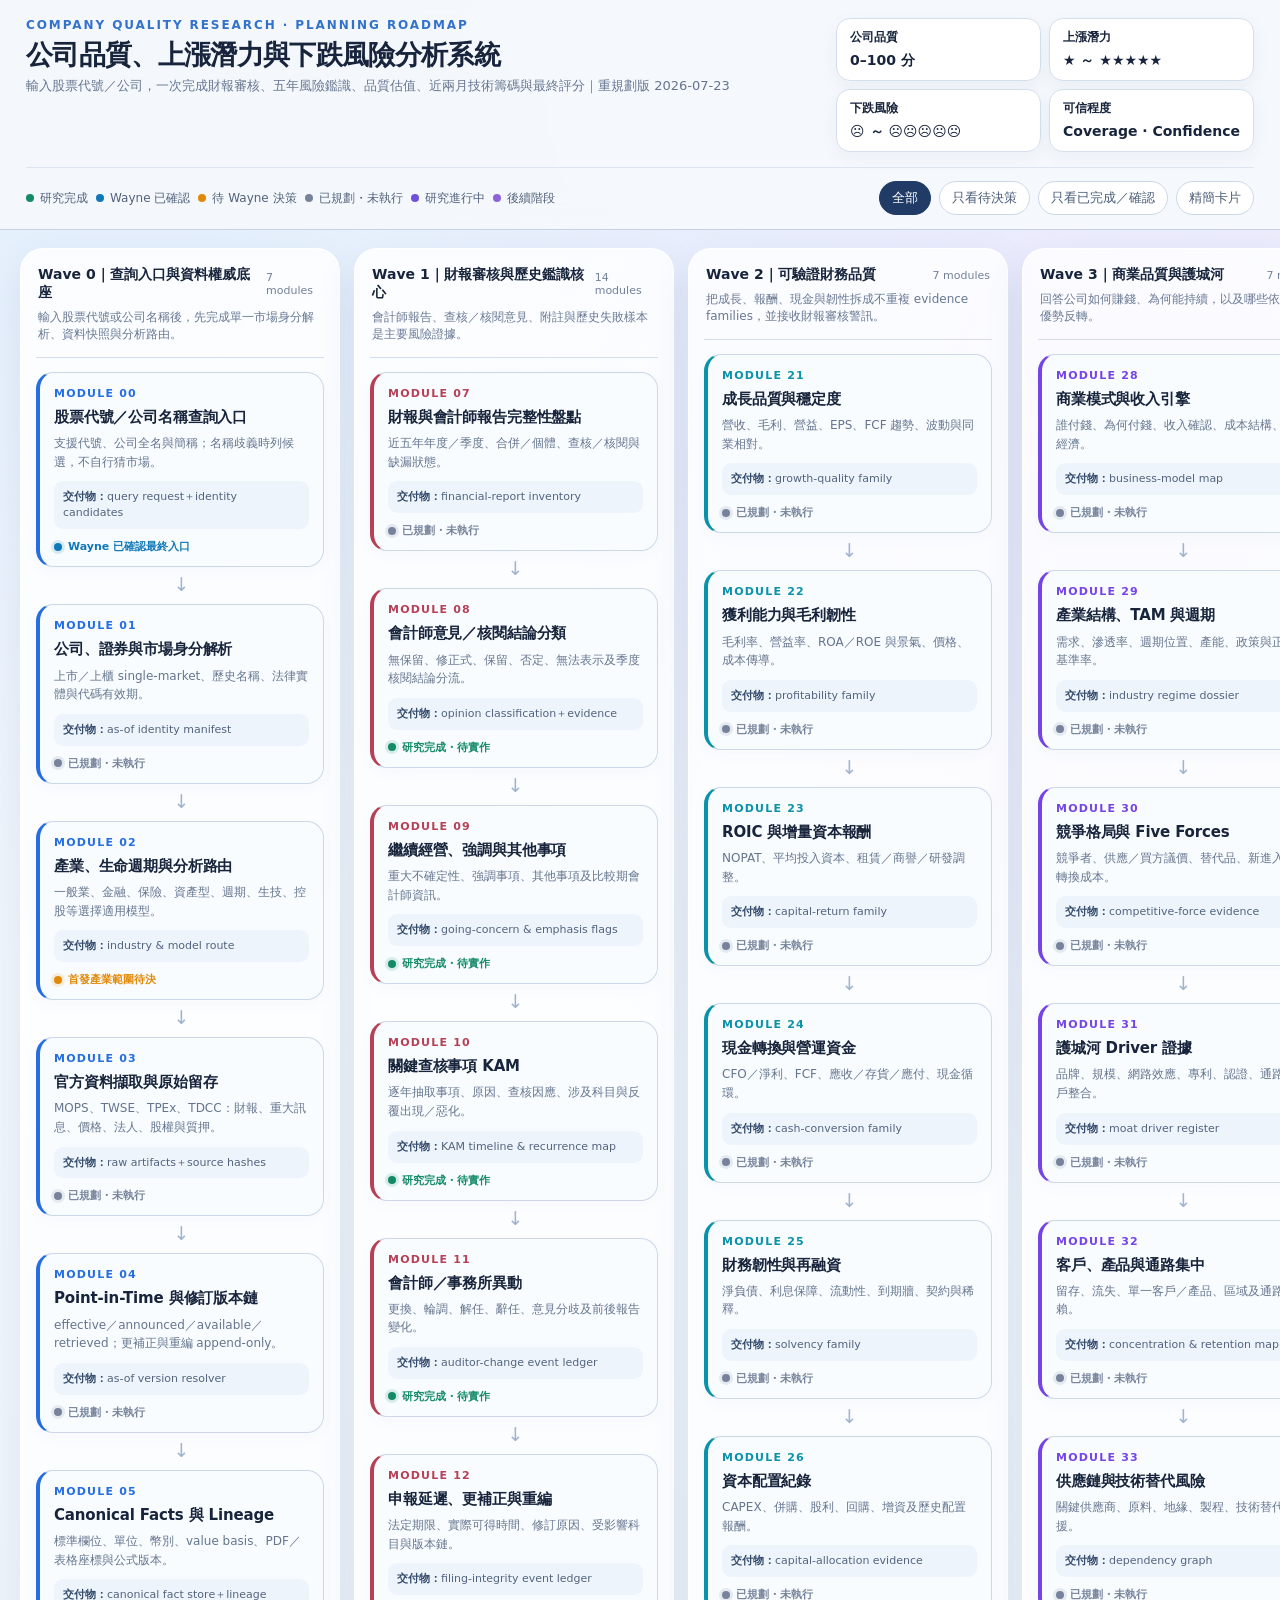
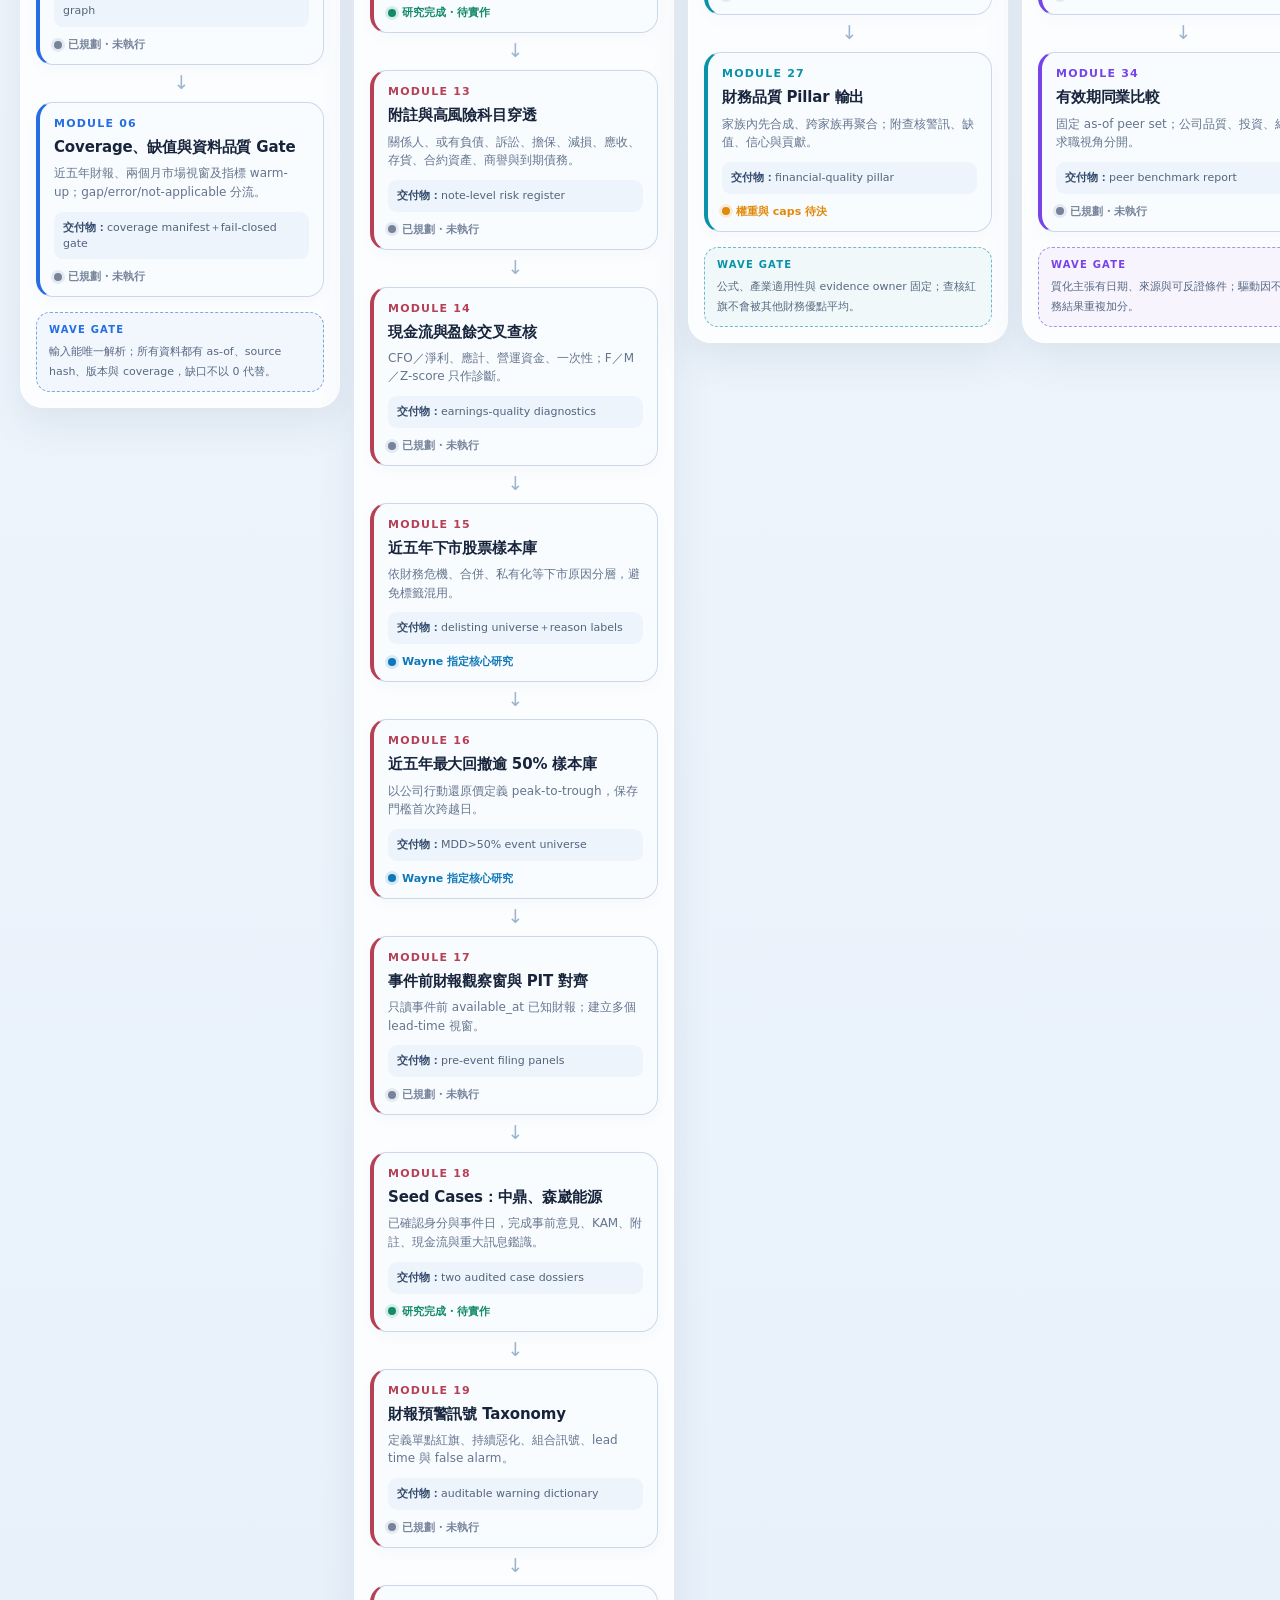
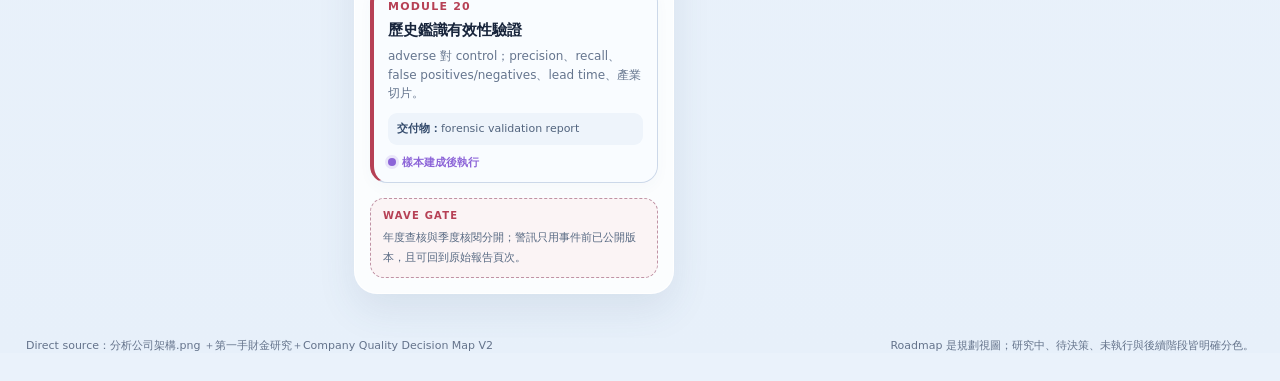
<file: docs/roadmap/company-quality-roadmap.html>
<!doctype html>
<html lang="zh-Hant">
<head>
  <meta charset="utf-8">
  <meta name="viewport" content="width=device-width, initial-scale=1">
  <title>Company Quality Research Roadmap</title>
  <style>
    :root {
      --ink:#17243b; --muted:#66758f; --line:#cbd7e8; --bg:#eaf2fb;
      --panel:rgba(255,255,255,.82); --card:#f8fbff;
      --done:#138a68; --confirmed:#0f78b8; --decision:#e18a09; --planned:#76839b; --later:#8c64d8;
      --shadow:0 16px 38px rgba(59,85,120,.10);
    }
    *{box-sizing:border-box}
    html{background:var(--bg); color:var(--ink); font-family:Inter,"Noto Sans TC","Microsoft JhengHei",system-ui,sans-serif}
    body{margin:0; min-width:1180px; background:
      radial-gradient(circle at 10% 0%,rgba(87,154,255,.12),transparent 26%),
      radial-gradient(circle at 90% 12%,rgba(135,91,255,.10),transparent 24%),
      linear-gradient(180deg,#f4f8fd 0,#e7f0fa 100%)}
    .topbar{position:sticky;top:0;z-index:20;background:rgba(246,249,253,.92);backdrop-filter:blur(16px);border-bottom:1px solid rgba(173,190,213,.65)}
    .top-inner{max-width:2600px;margin:auto;padding:18px 26px 14px}
    .headline{display:flex;align-items:flex-end;justify-content:space-between;gap:30px}
    .eyebrow{font-size:12px;letter-spacing:.16em;font-weight:800;color:#3372cc;text-transform:uppercase;margin-bottom:7px}
    h1{font-size:27px;line-height:1.15;margin:0;letter-spacing:-.025em}
    .subtitle{color:var(--muted);font-size:13px;margin-top:7px}
    .outputs{display:flex;gap:8px;align-items:stretch}
    .output{min-width:145px;padding:10px 13px;border:1px solid #d4dfed;border-radius:14px;background:#fff;box-shadow:0 5px 18px rgba(45,70,105,.05)}
    .output b{display:block;font-size:12px;margin-bottom:4px}.output span{font-size:14px;font-weight:850}
    .toolbar{display:flex;align-items:center;justify-content:space-between;gap:20px;margin-top:15px;padding-top:13px;border-top:1px solid #dce5f0}
    .legend,.filters{display:flex;flex-wrap:wrap;gap:8px;align-items:center}
    .legend-item{font-size:12px;color:#52617a;display:flex;align-items:center;gap:6px}.dot{width:8px;height:8px;border-radius:50%}
    button{border:1px solid #ccd8e8;background:#fff;color:#4a5d78;border-radius:999px;padding:7px 12px;font:700 12px inherit;cursor:pointer}
    button:hover,button.active{background:#203c66;border-color:#203c66;color:#fff}
    .board-wrap{overflow-x:auto;padding:18px 20px 44px}
    .board{display:grid;grid-template-columns:repeat(9,340px);gap:14px;width:max-content;margin:0 auto;align-items:start}
    .wave{--accent:#2876df;background:var(--panel);border:1px solid rgba(255,255,255,.9);border-radius:23px;padding:15px;box-shadow:var(--shadow);min-height:600px}
    .wave-head{padding:2px 2px 13px;margin-bottom:14px;border-bottom:1px solid #d5dfeb}
    .wave-top{display:flex;justify-content:space-between;align-items:center;gap:8px}
    .wave-kicker{font-weight:900;font-size:14px}.wave-count{font-size:11px;color:#72819a}
    .wave-purpose{margin-top:7px;color:#687892;font-size:12px;line-height:1.45;min-height:35px}
    .module{position:relative;border:1px solid #ccd8e9;border-left:4px solid var(--accent);border-radius:17px;background:rgba(249,252,255,.97);padding:14px 14px 12px;margin-bottom:37px;box-shadow:0 5px 14px rgba(57,82,115,.03);transition:.18s ease}
    .module:hover{transform:translateY(-2px);box-shadow:0 10px 22px rgba(55,82,120,.10)}
    .module:not(:last-child)::after{content:"↓";position:absolute;left:calc(50% - 8px);bottom:-29px;color:#9eb4d0;font-size:19px;font-weight:500}
    .module:last-child{margin-bottom:1px}
    .module-id{font-size:11px;letter-spacing:.11em;font-weight:900;color:var(--accent);text-transform:uppercase}
    .module h2{font-size:15px;line-height:1.35;margin:7px 0 7px;letter-spacing:-.01em}
    .module p{font-size:12px;line-height:1.55;color:#65758e;margin:0 0 10px}
    .deliverable{font-size:11px;line-height:1.45;padding:8px 9px;background:#eef4fb;border-radius:9px;color:#52647e;margin-bottom:10px}
    .deliverable b{color:#344b6c}
    .status{display:flex;align-items:center;gap:6px;font-size:11px;font-weight:850}
    .status::before{content:"";width:8px;height:8px;border-radius:50%;background:currentColor;box-shadow:0 0 0 3px color-mix(in srgb,currentColor 15%,transparent)}
    .status.done{color:var(--done)} .status.confirmed{color:var(--confirmed)} .status.decision{color:var(--decision)} .status.planned{color:var(--planned)} .status.later{color:var(--later)} .status.researching{color:#6f50d8}
    .gate{margin-top:15px;border:1px dashed color-mix(in srgb,var(--accent) 45%,#c9d5e5);background:color-mix(in srgb,var(--accent) 6%,#fff);border-radius:14px;padding:11px 12px}
    .gate b{display:block;font-size:10px;letter-spacing:.12em;color:var(--accent);margin-bottom:5px}.gate span{font-size:11px;line-height:1.45;color:#576982}
    .wave[data-wave="0"]{--accent:#246de3}.wave[data-wave="1"]{--accent:#b64055}.wave[data-wave="2"]{--accent:#0992a9}.wave[data-wave="3"]{--accent:#7544e8}.wave[data-wave="4"]{--accent:#d36b05}.wave[data-wave="5"]{--accent:#c23c56}.wave[data-wave="6"]{--accent:#13845f}.wave[data-wave="7"]{--accent:#9855c9}.wave[data-wave="8"]{--accent:#2d5db7}
    .hidden{display:none!important}
    .footer{max-width:2560px;margin:0 auto 28px;padding:0 26px;color:#64738b;font-size:11px;display:flex;justify-content:space-between;gap:20px}
    @media(max-width:1400px){.headline{align-items:flex-start}.outputs{display:grid;grid-template-columns:repeat(2,1fr)}.board{grid-template-columns:repeat(9,320px)}}
    @media print{.topbar{position:static}.toolbar{display:none}.board-wrap{overflow:visible}.board{transform-origin:top left}.module:hover{transform:none}.footer{display:none}}
  </style>
</head>
<body>
  <header class="topbar">
    <div class="top-inner">
      <div class="headline">
        <div>
          <div class="eyebrow">Company Quality Research · Planning Roadmap</div>
          <h1>公司品質、上漲潛力與下跌風險分析系統</h1>
          <div class="subtitle">輸入股票代號／公司，一次完成財報審核、五年風險鑑識、品質估值、近兩月技術籌碼與最終評分｜重規劃版 2026-07-23</div>
        </div>
        <div class="outputs" aria-label="最終輸出">
          <div class="output"><b>公司品質</b><span>0–100 分</span></div>
          <div class="output"><b>上漲潛力</b><span>★ ～ ★★★★★</span></div>
          <div class="output"><b>下跌風險</b><span>☹ ～ ☹☹☹☹☹</span></div>
          <div class="output"><b>可信程度</b><span>Coverage · Confidence</span></div>
        </div>
      </div>
      <div class="toolbar">
        <div class="legend">
          <span class="legend-item"><i class="dot" style="background:var(--done)"></i>研究完成</span>
          <span class="legend-item"><i class="dot" style="background:var(--confirmed)"></i>Wayne 已確認</span>
          <span class="legend-item"><i class="dot" style="background:var(--decision)"></i>待 Wayne 決策</span>
          <span class="legend-item"><i class="dot" style="background:var(--planned)"></i>已規劃・未執行</span>
          <span class="legend-item"><i class="dot" style="background:#6f50d8"></i>研究進行中</span>
          <span class="legend-item"><i class="dot" style="background:var(--later)"></i>後續階段</span>
        </div>
        <div class="filters" aria-label="顯示篩選">
          <button class="active" data-filter="all">全部</button>
          <button data-filter="decision">只看待決策</button>
          <button data-filter="done">只看已完成／確認</button>
          <button id="compact">精簡卡片</button>
        </div>
      </div>
    </div>
  </header>

  <main class="board-wrap"><section id="board" class="board" aria-label="公司分析 Roadmap"></section></main>
  <footer class="footer"><span>Direct source：分析公司架構.png ＋第一手財金研究＋Company Quality Decision Map V2</span><span>Roadmap 是規劃視圖；研究中、待決策、未執行與後續階段皆明確分色。</span></footer>

<script src="company-quality-roadmap-v2-data.js"></script>
<script>
const legacyWaves = [
 {id:0,title:'資料權威與研究底座',purpose:'先確保公司、時間、來源與每個數字都可追溯，避免在錯資料上做精密分析。',gate:'所有採用事實皆可重建「當時可知版本」，缺口不以 0 或方便 proxy 代替。',modules:[
  ['00','研究方法與來源權威','Piotroski／Beneish／Altman、估值、風險、台灣官方端點與 PIT 契約。','三份 research authority 文件','done','研究完成'],
  ['01','輸出語意與分析期限','區分公司品質、上漲潛力、下跌風險與信心；主期限暫定 24 個月。','領域詞彙、outcome 與 horizon 決策','decision','部分待 Wayne 確認'],
  ['02','公司身分、同業與產業路由','上市／上櫃 single-market 身分、歷史名稱、法律實體、生命週期與有效同業。','as-of identity 與 peer-set manifest','planned','已規劃・未執行'],
  ['03','官方資料擷取與原始留存','MOPS、TWSE、TPEx 財報、月營收、重大訊息、法說、股價、估值與公司行動。','raw artifacts＋source hash','planned','已規劃・未執行'],
  ['04','Point-in-Time 與修訂版本鏈','effective／announced／available／retrieved 時間；原申報、更正與重編 append-only。','as-of version resolver','planned','已規劃・未執行'],
  ['05','Canonical Facts 與 Lineage','標準欄位、單位、幣別、value basis、來源表格座標及公式版本。','canonical fact store＋lineage graph','planned','已規劃・未執行'],
  ['06','Coverage 與資料品質 Gate','近 5 年指定公司 20 個已發布季度；gap、error、not-applicable 分流。','coverage manifest＋fail-closed gate','planned','已規劃・未執行']
 ]},
 {id:1,title:'可驗證財務品質',purpose:'把成長、報酬、現金與脆弱性拆成不重複的 evidence families。',gate:'公式、產業適用性與 evidence owner 固定；所有衍生數值能回到原始 fact。',modules:[
  ['07','成長品質與穩定度','營收、毛利、營益、EPS、FCF 的趨勢、YoY／QoQ、波動與同業相對。','growth-quality family','planned','已規劃・未執行'],
  ['08','獲利能力與毛利韌性','毛利率、營益率、ROA／ROE 與景氣、價格、成本傳導拆解。','profitability family','planned','已規劃・未執行'],
  ['09','ROIC 與增量資本報酬','NOPAT、平均投入資本、租賃／商譽／研發調整，reported 與 adjusted 並列。','capital-return family','planned','已規劃・未執行'],
  ['10','現金轉換與營運資金','CFO／淨利、FCF、應收／存貨／應付、現金循環與維持性投資負擔。','cash-conversion family','planned','已規劃・未執行'],
  ['11','財務韌性與再融資','淨負債、利息保障、流動性、到期牆、契約、浮息與潛在稀釋。','solvency family','planned','已規劃・未執行'],
  ['12','盈餘品質與財報警示','應計、一次性、重編、關係人；F／M／Z-score 作診斷，不機械疊加。','reporting-risk flags','planned','已規劃・未執行'],
  ['13','資本配置紀錄','CAPEX、併購、股利、回購、增資與管理層歷史配置報酬。','capital-allocation evidence','planned','已規劃・未執行']
 ]},
 {id:2,title:'商業品質與護城河',purpose:'回答公司如何賺錢、為何能持續，以及哪些依賴會讓優勢反轉。',gate:'質化主張有日期、來源與可反證條件；驅動因不與財務結果重複加分。',modules:[
  ['14','商業模式與收入引擎','誰付錢、為何付錢、收入確認、成本結構、單位經濟與可擴張性。','business-model map','planned','已規劃・未執行'],
  ['15','產業結構、TAM 與週期','需求驅動、滲透率、週期位置、產能、政策與正常化基準率。','industry regime dossier','planned','已規劃・未執行'],
  ['16','競爭格局與 Five Forces','競爭者、供應商／買方議價、替代品、新進入者與轉換成本。','competitive-force evidence','planned','已規劃・未執行'],
  ['17','護城河 Driver 證據','品牌、規模、網路效應、專利、認證、通路與客戶整合深度。','moat driver register','planned','已規劃・未執行'],
  ['18','客戶、產品與通路集中','留存、流失、單一客戶／產品、區域與通路依賴及訂單品質。','concentration & retention map','planned','已規劃・未執行'],
  ['19','供應鏈與替代風險','關鍵供應商、原料、地緣、製程、技術替代與備援能力。','dependency graph','planned','已規劃・未執行'],
  ['20','有效期同業比較','固定 as-of peer set；公司品質、投資、經營及求職四種視角分開。','peer benchmark report','planned','已規劃・未執行']
 ]},
 {id:3,title:'治理、人與適應能力',purpose:'評估誰在分配資本、組織是否可信，以及公司能否持續學習與轉型。',gate:'觀察事實、推論與分析師判斷分層；治理紅旗不能被普通優點掩蓋。',modules:[
  ['21','控制權、董事會與關係人','股權控制、獨立性、關係人交易、質押、利益衝突與法遵。','governance evidence register','planned','已規劃・未執行'],
  ['22','管理層可信度與執行紀錄','歷次 guidance、法說承諾、策略目標與實際達成率。','commitment-to-outcome ledger','planned','已規劃・未執行'],
  ['23','誘因與股東利益一致性','薪酬、持股、稀釋、回購、短期 KPI 與長期價值創造。','incentive alignment review','planned','已規劃・未執行'],
  ['24','接班與關鍵人風險','創辦人依賴、權責梯隊、接班計畫與單點人才風險。','succession & key-person map','planned','已規劃・未執行'],
  ['25','員工、文化與營運品質','留才、工時、工安、公平與學習能力；資料不足時明示低信心。','people-quality evidence','planned','已規劃・未執行'],
  ['26','創新、研發與技術韌性','研發效率、產品管線、IP、人才、數位能力與技術替代／復原。','innovation & adaptability scorecard','planned','已規劃・未執行']
 ]},
 {id:4,title:'下跌風險與壓力測試',purpose:'用三個可見分項合成哭臉，並保留重大風險 floor／veto。',gate:'每個風險有 exposure、transmission、buffer、severity、trigger，且未在估值中重複計算。',modules:[
  ['27','風險分類與 Risk Register','營運、財務、會計、治理、法規、訴訟、地緣、技術、估值與模型風險。','versioned risk register','planned','已規劃・未執行'],
  ['28','最大回撤脆弱度','固定 24 個月的價格與相對回撤，區分可逆波動、流動性與結構性壓力。','drawdown sub-rating','confirmed','三構面之一・已確認'],
  ['29','永久性資本損失脆弱度','價值毀損、過度槓桿、稀釋、資產減損與無法恢復的基本面惡化。','permanent-loss sub-rating','confirmed','三構面之一・已確認'],
  ['30','重大負面事件脆弱度','違約、查核／舞弊、關鍵客戶、監管、訴訟、事故與技術淘汰事件。','adverse-event sub-rating','confirmed','三構面之一・已確認'],
  ['31','Bear／Base／Bull 壓力情境','需求、毛利、匯率、利率、原料、客戶流失、產能與再融資的一致情境。','stress scenario pack','planned','已規劃・未執行'],
  ['32','Critical Risk Floors／Veto','繼續經營、迫近流動性、重大舞弊／查核問題可設最低哭臉、封頂或不評等。','critical-risk policy','decision','待 Wayne 確認細則'],
  ['33','三構面哭臉合成','加權 composite＋重大風險 floor／veto；三個分項仍須分別顯示。','☹ ～ ☹☹☹☹☹','decision','聚合原則暫定・權重待決']
 ]},
 {id:5,title:'估值、市場預期與五星',purpose:'先保留各種估值證據，再將價格位置壓縮為可稽核的 ordinal 星級。',gate:'不以單一目標價直接定星；模型假設、分歧、敏感度與適用性全部可見。',modules:[
  ['34','產業別估值路由','依一般企業、銀行、保險、REIT、週期、生技、控股等選擇適用方法。','valuation routing policy','decision','首發產業範圍待決'],
  ['35','DCF／FCFE／DDM','現金流、折現率、再投資、穩態與終值；reported／adjusted 假設可追溯。','intrinsic-value evidence','planned','已規劃・未執行'],
  ['36','Reverse DCF 市場隱含預期','從現價反解市場要求的成長、毛利、ROIC 與終值假設，檢查可達性。','implied-expectations dossier','planned','已規劃・未執行'],
  ['37','相對估值與同業控制','P/E、P/B、EV/Sales、EV/EBITDA 等定義一致，控制成長、風險與獲利差。','peer-relative valuation','planned','已規劃・未執行'],
  ['38','SOTP／rNPV／資產法','多事業、控股、生技與資產型公司依適用性路由，不強迫全公司套單一模型。','special-route valuation','planned','已規劃・未執行'],
  ['39','情境、敏感度與基準率','估值矩陣、break-even、模型分歧、reference class 與 outside view。','valuation uncertainty map','planned','已規劃・未執行'],
  ['40','模型共識與信心','保留各模型位置，使用事前固定的 robust aggregation；分歧提高不確定性。','consensus × uncertainty','planned','已規劃・未執行'],
  ['41','五星 Ordinal Buckets','固定 24 個月；五星代表相對現價的有利程度，不是上漲機率。','★ ～ ★★★★★','decision','門檻須 PIT 樣本外校準']
 ]},
 {id:6,title:'綜合評分、校準與發布',purpose:'把所有證據治理成可重算、可解釋、可版本化的正式分析快照。',gate:'方法 frozen 後通過 lineage、coverage、穩定性、單調性、敏感度與獨立 review。',modules:[
  ['42','品質 Pillars 定義','財務報酬、現金轉換、財務韌性、商業耐久、治理配置、適應能力。','canonical quality taxonomy','decision','待 Wayne 確認構面'],
  ['43','Evidence Family 與防重複計分','raw fact × metric lineage、驅動／結果分離、同家族先合成再跨家族合成。','overlap & contribution report','planned','方法已研究・待規格'],
  ['44','正規化、權重與聚合規則','產業基準、winsorisation、caps、penalties、floors、veto 與 no-rating。','quality score 0–100','decision','權重與門檻待決'],
  ['45','缺值、Coverage 與 Confidence','not-applicable 改分母；必要資料 unavailable 可降信心、封頂或阻止發布。','coverage/confidence badge','decision','政策待 Wayne 決策'],
  ['46','PIT 回測與 Champion／Challenger','時間切分、存活者偏誤控制、bucket 單調性、壓力期、簡單 benchmark 與 frozen model。','calibration & validation report','later','正式研究階段'],
  ['47','不可變 Analysis Snapshot','品質分數、五星、哭臉三分項、信心、reason codes、sources、versions 與 limitations。','auditable rating snapshot','later','規格後實作'],
  ['48','同業比較與綜合報告','公司品質、投資、經營、求職四視角分開輸出；列出拉高／拉低分數的主要證據。','explainable company report','later','規格後實作'],
  ['49','治理、Override 與獨立 Review','保留 override 前後、owner、理由、期限；版本生效日與 exact-candidate review。','model registry & release gate','later','發布前完成']
 ]}
];

const board=document.getElementById('board');
function render(){
 board.innerHTML=waves.map(w=>`<article class="wave" data-wave="${w.id}">
  <header class="wave-head"><div class="wave-top"><span class="wave-kicker">Wave ${w.id}｜${w.title}</span><span class="wave-count">${w.modules.length} modules</span></div><div class="wave-purpose">${w.purpose}</div></header>
  <div class="modules">${w.modules.map(m=>`<section class="module" data-status="${m[4]}"><div class="module-id">Module ${m[0]}</div><h2>${m[1]}</h2><p>${m[2]}</p><div class="deliverable"><b>交付物：</b>${m[3]}</div><div class="status ${m[4]}">${m[5]}</div></section>`).join('')}</div>
  <div class="gate"><b>WAVE GATE</b><span>${w.gate}</span></div>
 </article>`).join('');
}
render();

document.querySelectorAll('[data-filter]').forEach(btn=>btn.addEventListener('click',()=>{
 document.querySelectorAll('[data-filter]').forEach(b=>b.classList.remove('active'));btn.classList.add('active');
 const filter=btn.dataset.filter;
 document.querySelectorAll('.module').forEach(card=>{
   const s=card.dataset.status;
   const show=filter==='all'||(filter==='decision'&&s==='decision')||(filter==='done'&&(s==='done'||s==='confirmed'));
   card.classList.toggle('hidden',!show);
 });
}));
let compact=false;
document.getElementById('compact').addEventListener('click',e=>{
 compact=!compact;e.currentTarget.classList.toggle('active',compact);
 document.querySelectorAll('.module p,.deliverable').forEach(el=>el.classList.toggle('hidden',compact));
});
</script>
</body>
</html>
</file>
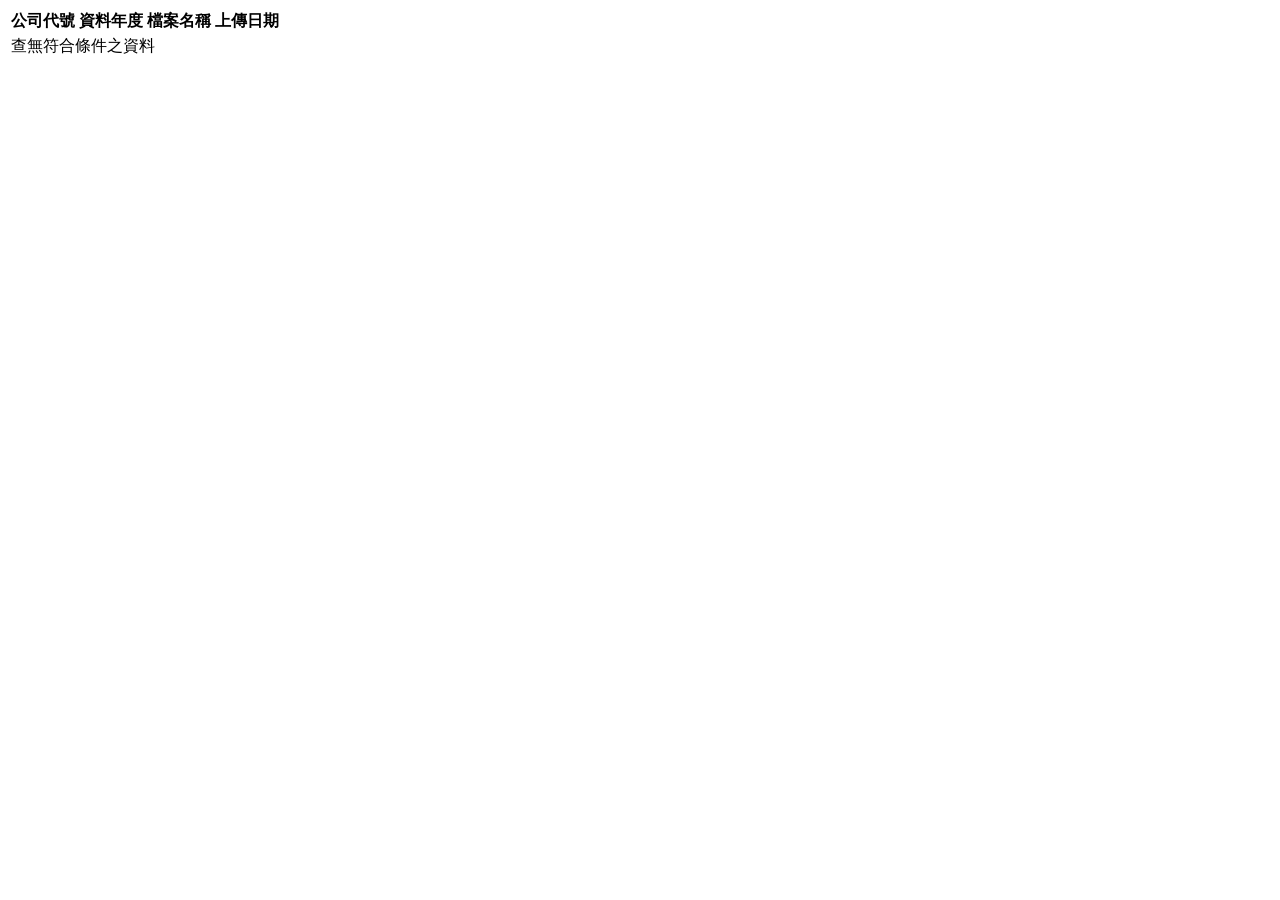
<file: tests/fixtures/mops_f04_not_listed.html>
<html><head><title>公開資訊觀測站 年報查詢</title></head><body>
<form name="fm_t57sb01" action="/server-java/t57sb01" method="post">
<input type="hidden" name="co_id" value="6203">
<table id="report-list"><tr><th>公司代號</th><th>資料年度</th><th>檔案名稱</th><th>上傳日期</th></tr>
<tr><td colspan="4">查無符合條件之資料</td></tr></table>
</form></body></html>
</file>
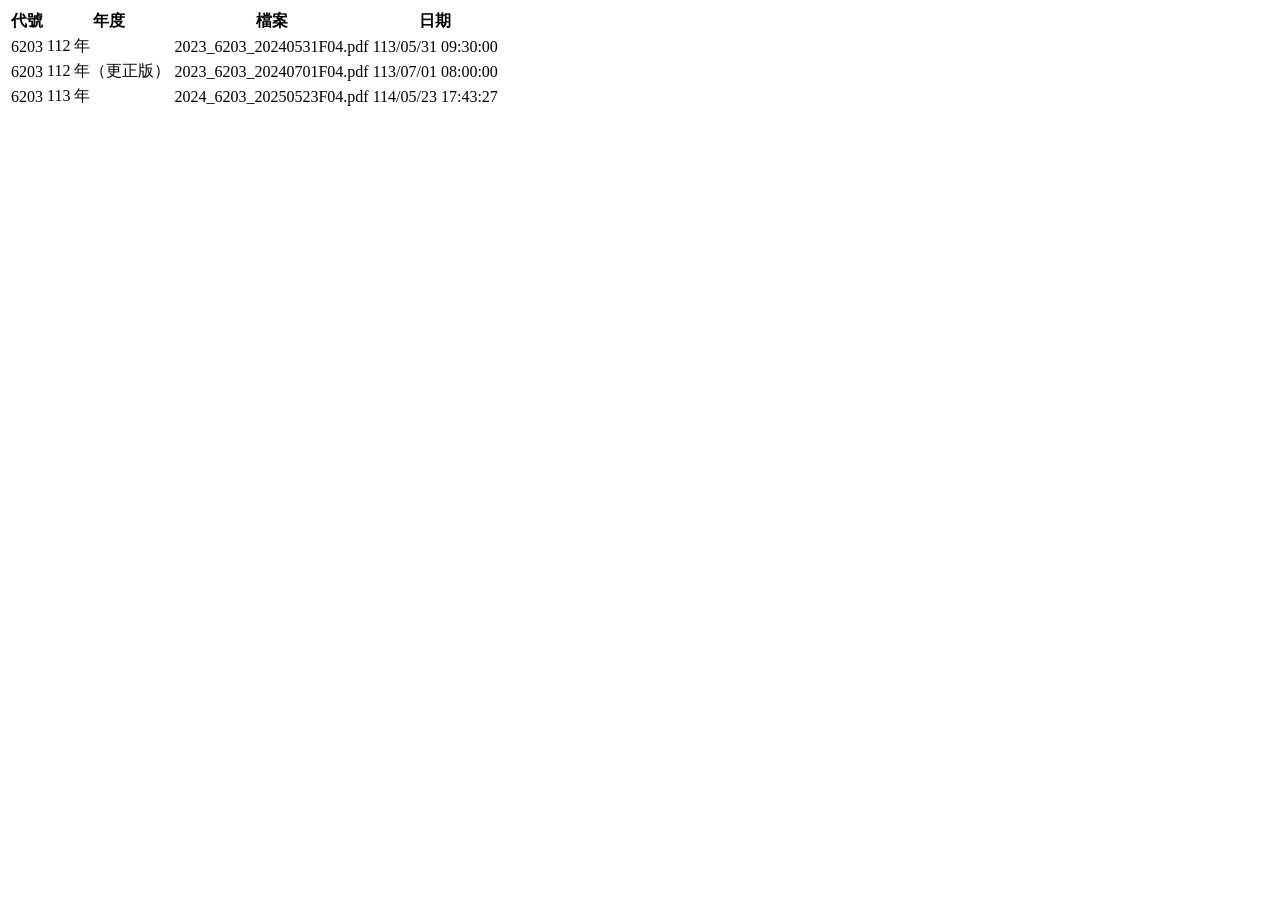
<file: tests/fixtures/mops_f04_valid.html>
<html><head><title>電子資料查詢作業</title></head><body>
<script>function readfile(kind,coid,filename) { document.fm_t57sb01.submit(); }</script>
<form name="fm_t57sb01" action="/server-java/t57sb01" method="post">
<input type="hidden" name="step" value="9">
<input type="hidden" name="co_id" value="6203">
<table id="report-list">
<tr><th>代號</th><th>年度</th><th>檔案</th><th>日期</th></tr>
<tr><td>6203</td><td>112 年</td><td><a onclick="document.fm_t57sb01.filename.value='2023_6203_20240531F04.pdf';document.fm_t57sb01.submit();">2023_6203_20240531F04.pdf</a></td><td>113/05/31 09:30:00</td></tr>
<tr><td>6203</td><td>112 年（更正版）</td><td><a onclick="document.fm_t57sb01.filename.value='2023_6203_20240701F04.pdf';document.fm_t57sb01.submit();">2023_6203_20240701F04.pdf</a></td><td>113/07/01 08:00:00</td></tr>
<tr><td>6203</td><td>113 年</td><td><a onclick="document.fm_t57sb01.filename.value='2024_6203_20250523F04.pdf';document.fm_t57sb01.submit();">2024_6203_20250523F04.pdf</a></td><td>114/05/23 17:43:27</td></tr>
</table></form></body></html>
</file>
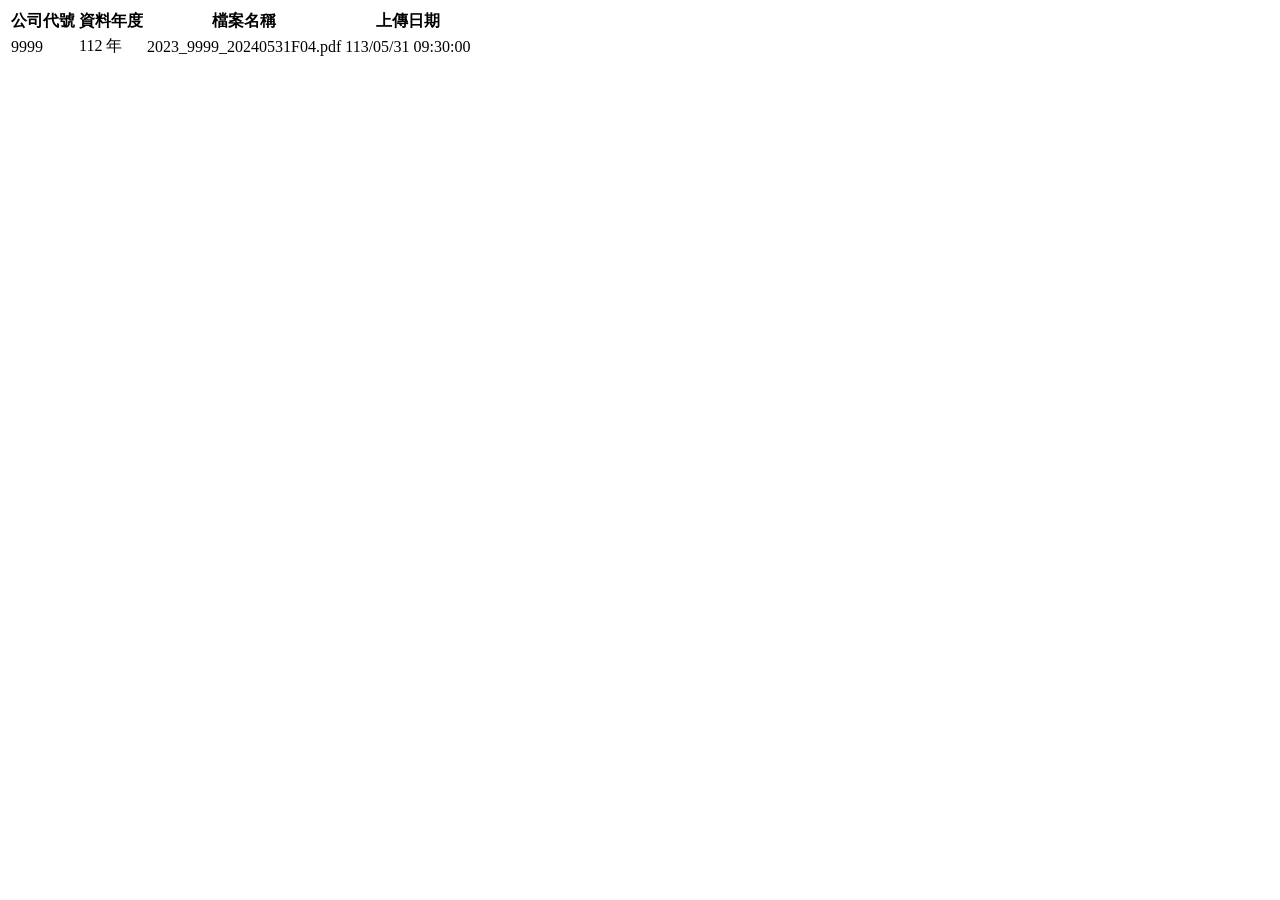
<file: tests/fixtures/mops_f04_wrong_identity.html>
<html><head><title>公開資訊觀測站 年報查詢</title></head><body>
<form name="fm_t57sb01" action="/server-java/t57sb01" method="post">
<input type="hidden" name="co_id" value="9999">
<table id="report-list"><tr><th>公司代號</th><th>資料年度</th><th>檔案名稱</th><th>上傳日期</th></tr>
<tr><td>9999</td><td>112 年</td><td>2023_9999_20240531F04.pdf</td><td>113/05/31 09:30:00</td></tr>
</table></form></body></html>
</file>
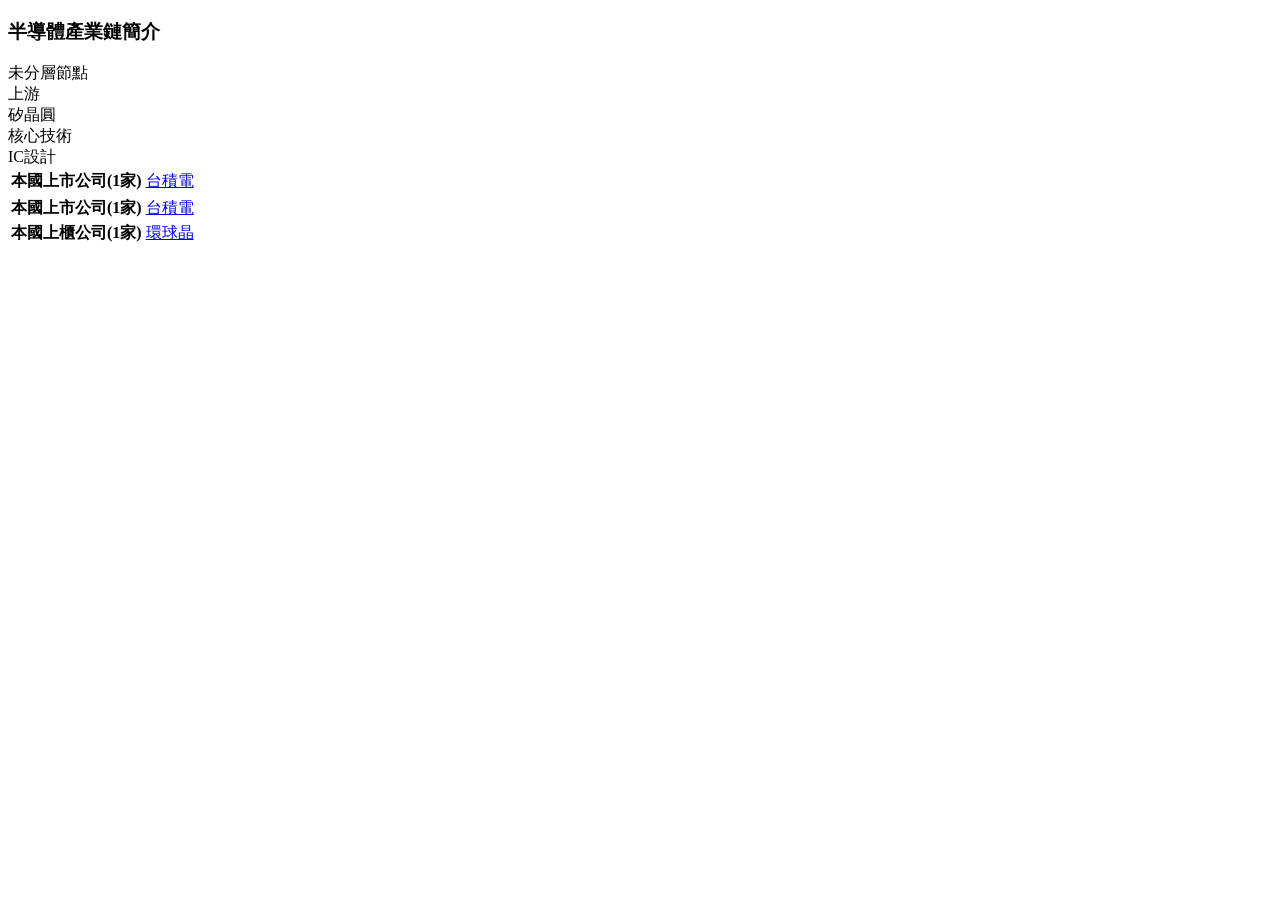
<file: tests/fixtures/tpex_d000_snapshot.html>
<!doctype html>
<html><head><meta charset="utf-8"><title>fixture</title></head><body>
<div class="page-header"><h3>半導體產業鏈簡介</h3></div>
<div id="main_ic_panel" class="chain-panel">
  <div id="ic_link_D000" class="company-chain-panel">未分層節點</div>
  <div class="chain">
    <div class="chain-title-panel">上游</div>
    <div id="ic_link_D100" class="company-chain-panel">矽晶圓</div>
  </div>
  <div class="chain">
    <div class="chain-title-panel">核心技術</div>
    <div id="ic_link_D200" class="company-chain-panel">IC設計</div>
  </div>
</div>
<div id="companyList_D000" title="未分層節點" class="x-hidden"><div><table></table></div></div>
<div id="companyList_D100" title="矽晶圓" class="x-hidden">
  <div><table><tr><td><b>本國上市公司(1家)</b></td><td><a href="company_basic.php?stk_code=2330">台積電</a></td></tr></table></div>
</div>
<div id="companyList_D200" title="IC設計" class="x-hidden">
  <div><table>
    <tr><td><b>本國上市公司(1家)</b></td><td><a href="company_basic.php?stk_code=2330">台積電</a></td></tr>
    <tr><td><b>本國上櫃公司(1家)</b></td><td><a href="company_basic.php?stk_code=6488">環球晶</a></td></tr>
  </table></div>
</div>
</body></html>
</file>
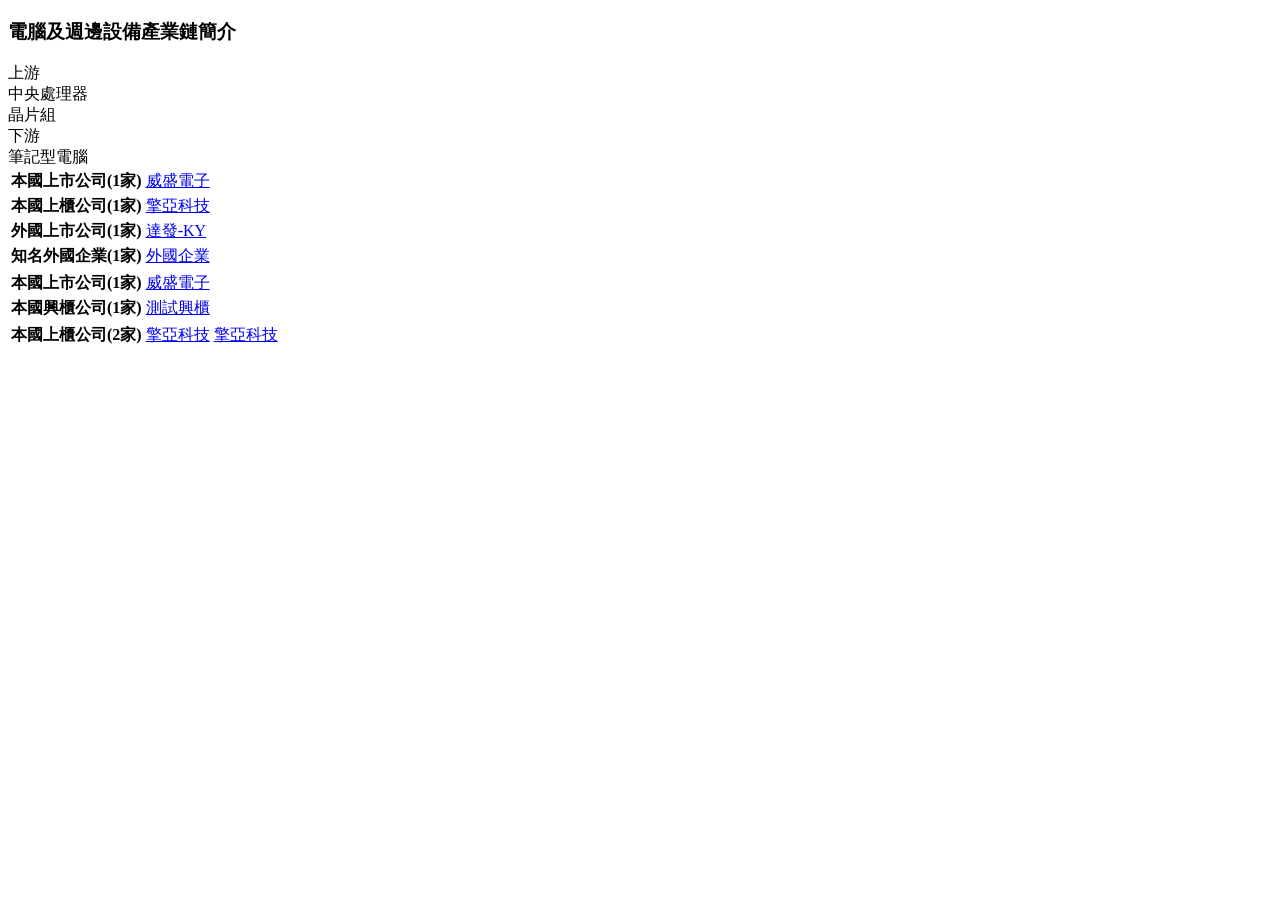
<file: tests/fixtures/tpex_f000_snapshot.html>
<!doctype html>
<html><head><meta charset="utf-8"><title>fixture</title></head><body>
<div class="page-header"><h3>電腦及週邊設備產業鏈簡介</h3></div>
<div id="main_ic_panel" class="chain-panel">
  <div class="chain">
    <div class="chain-title-panel">上游</div>
    <div id="ic_link_F100" class="company-chain-panel">中央處理器</div>
    <div id="ic_link_F200" class="company-chain-panel">晶片組</div>
  </div>
  <div class="chain">
    <div class="chain-title-panel">下游</div>
    <div id="ic_link_FI00" class="company-chain-panel">筆記型電腦</div>
  </div>
</div>
<div id="companyList_F100" title="中央處理器" class="x-hidden">
  <div class="company-list"><table>
    <tr><td><b>本國上市公司(1家)</b></td><td><a href="company_basic.php?stk_code=2388" title="威盛電子">威盛電子</a></td></tr>
    <tr><td><b>本國上櫃公司(1家)</b></td><td><a href="company_basic.php?stk_code=8096" title="擎亞科技">擎亞科技</a></td></tr>
    <tr><td><b>外國上市公司(1家)</b></td><td><a href="company_basic.php?stk_code=6526" title="達發-KY">達發-KY</a></td></tr>
    <tr><td><b>知名外國企業(1家)</b></td><td><a href="https://example.com/foreign" title="外國企業">外國企業</a></td></tr>
  </table></div>
</div>
<div id="companyList_F200" title="晶片組" class="x-hidden">
  <div class="company-list"><table>
    <tr><td><b>本國上市公司(1家)</b></td><td><a href="company_basic.php?stk_code=2388" title="威盛電子">威盛電子</a></td></tr>
    <tr><td><b>本國興櫃公司(1家)</b></td><td><a href="company_basic.php?stk_code=6999" title="測試興櫃">測試興櫃</a></td></tr>
  </table></div>
</div>
<div id="companyList_FI00" title="筆記型電腦" class="x-hidden">
  <div class="company-list"><table>
    <tr><td><b>本國上櫃公司(2家)</b></td><td><a href="company_basic.php?stk_code=8096" title="擎亞科技">擎亞科技</a></td><td><a href="company_basic.php?stk_code=8096" title="擎亞科技">擎亞科技</a></td></tr>
  </table></div>
</div>
</body></html>
</file>
